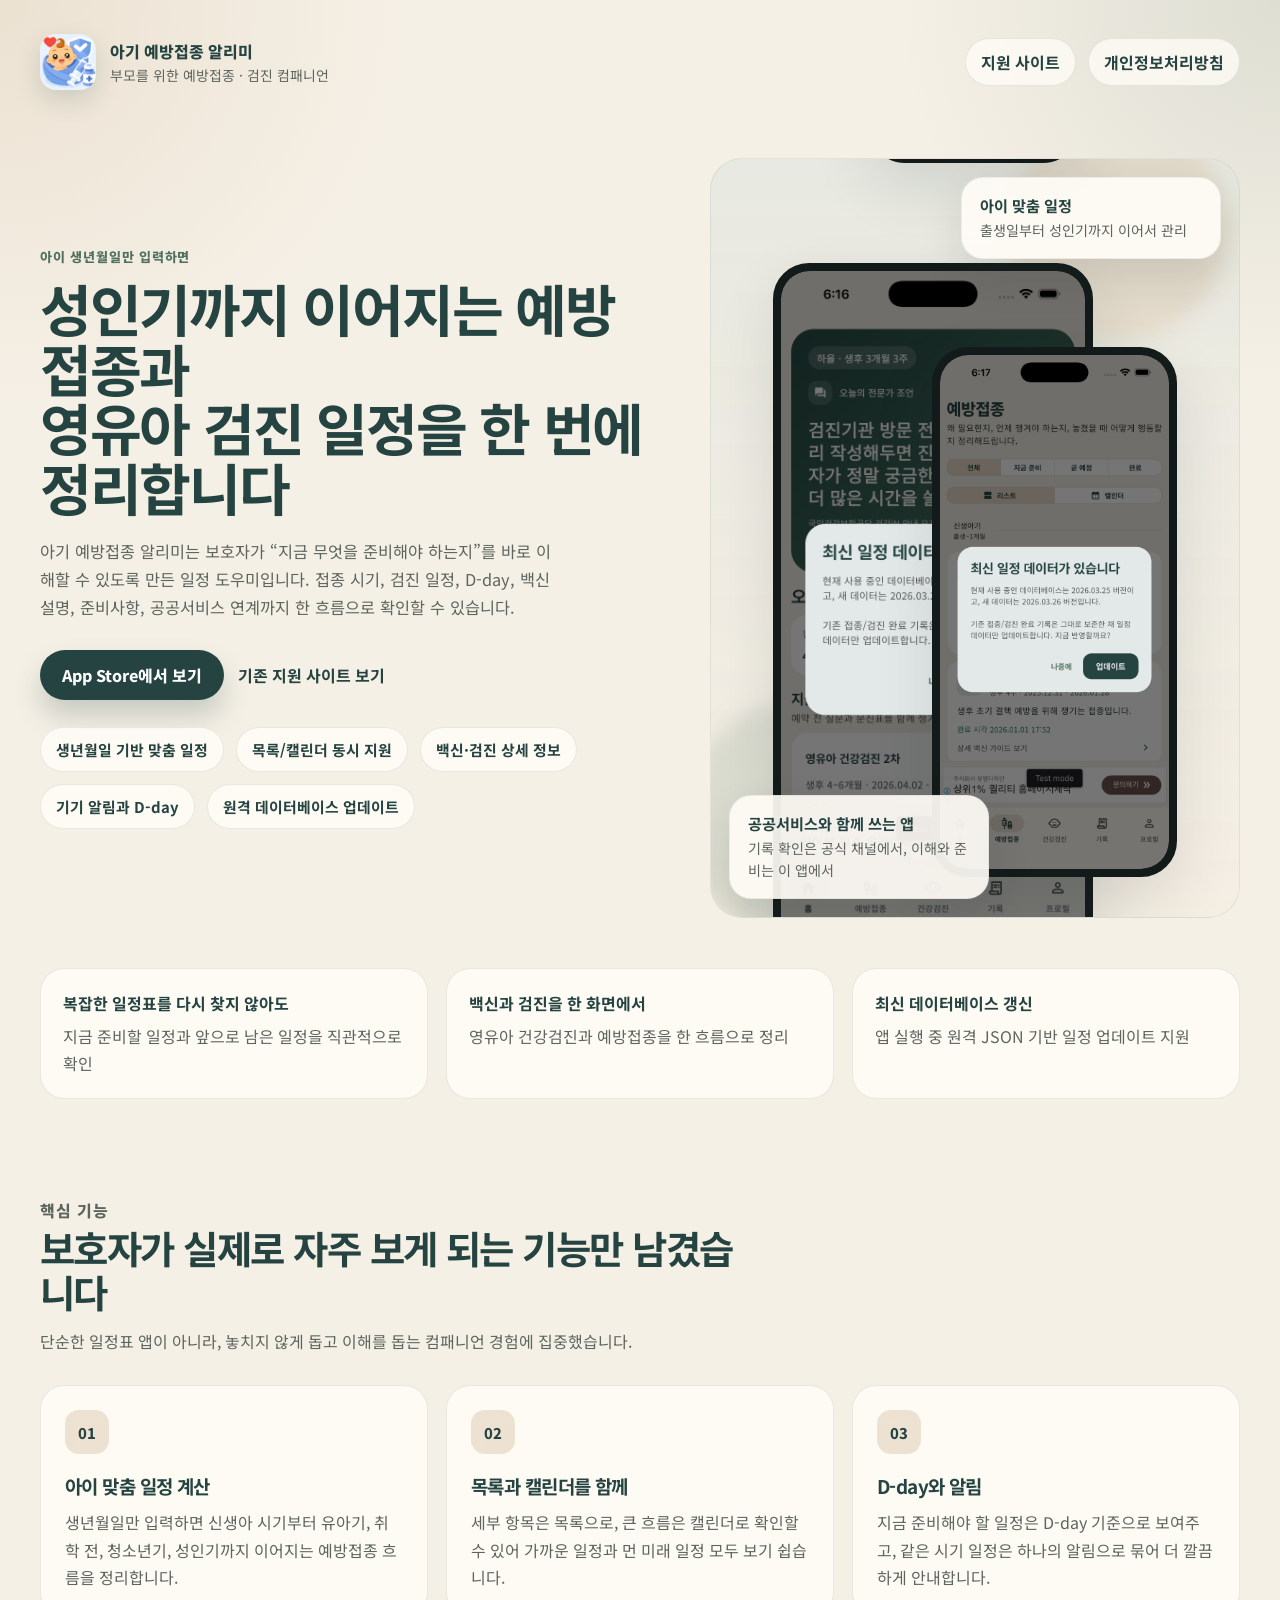
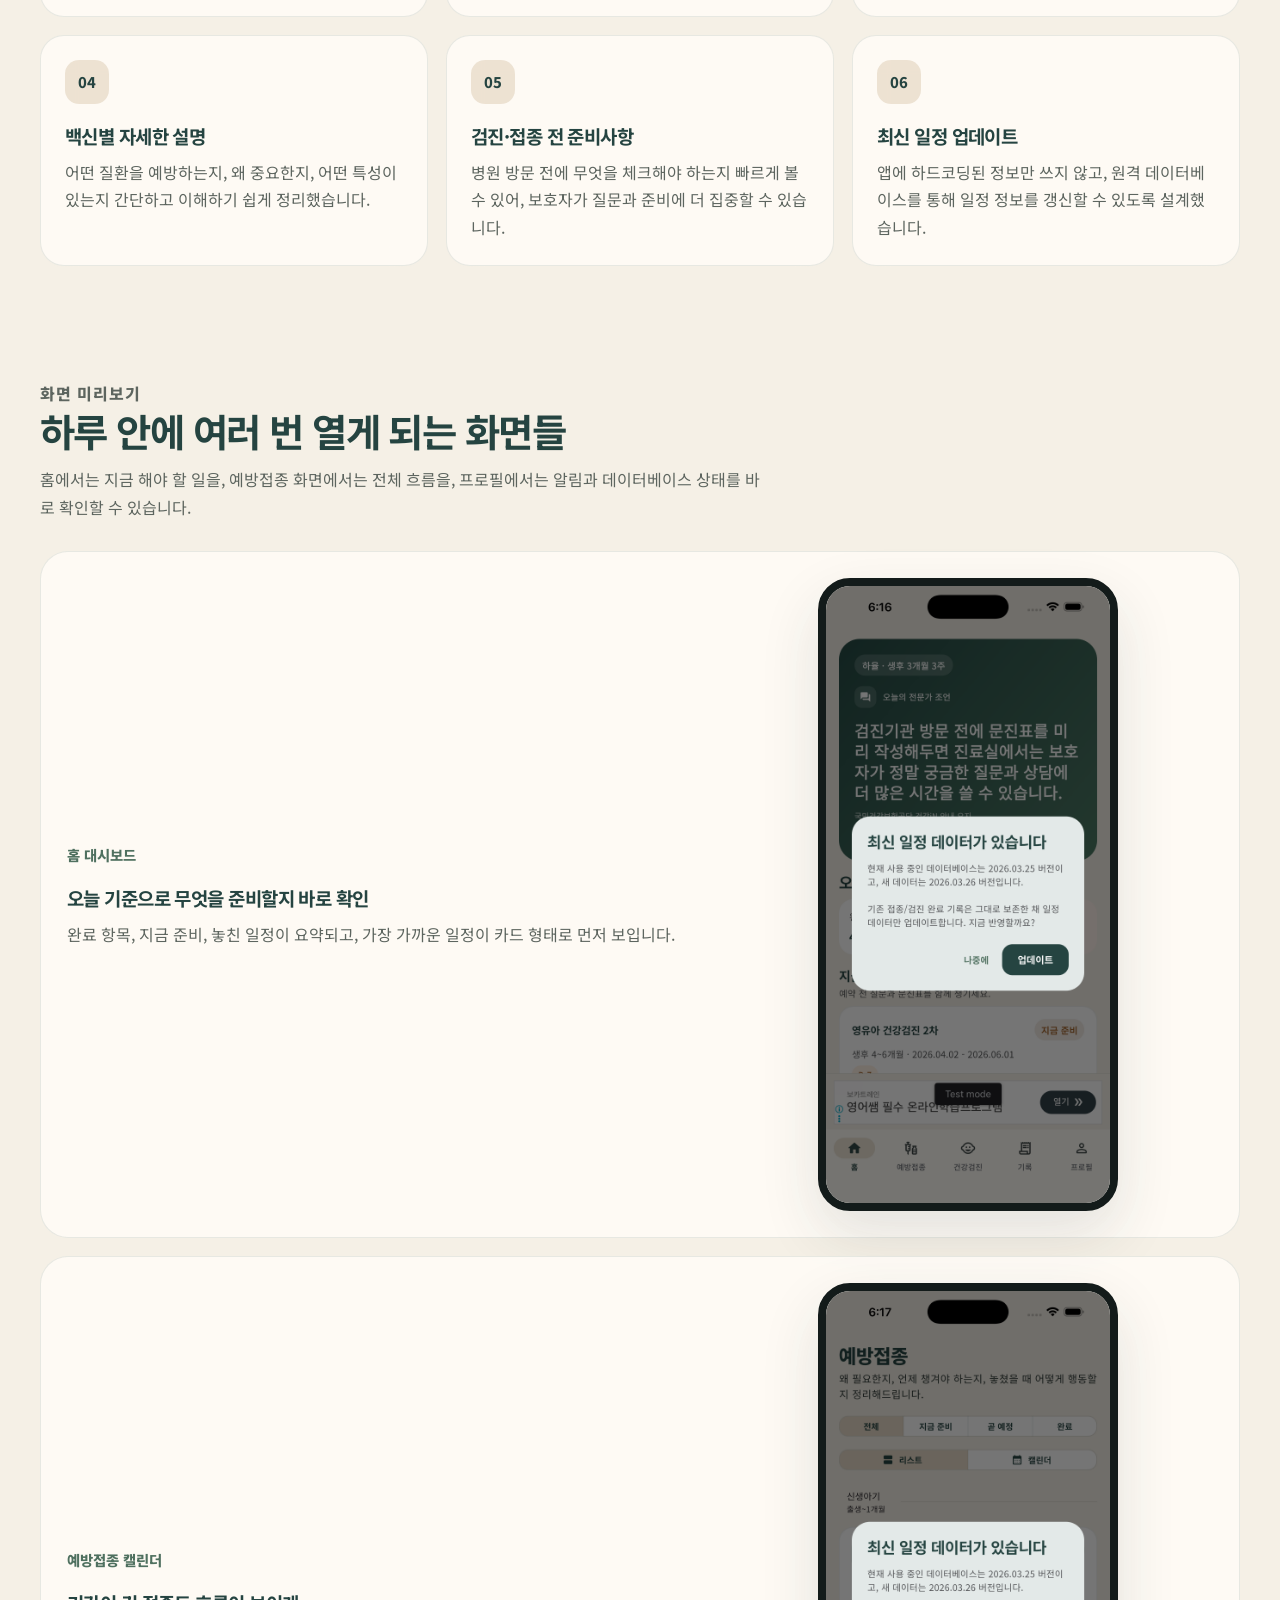
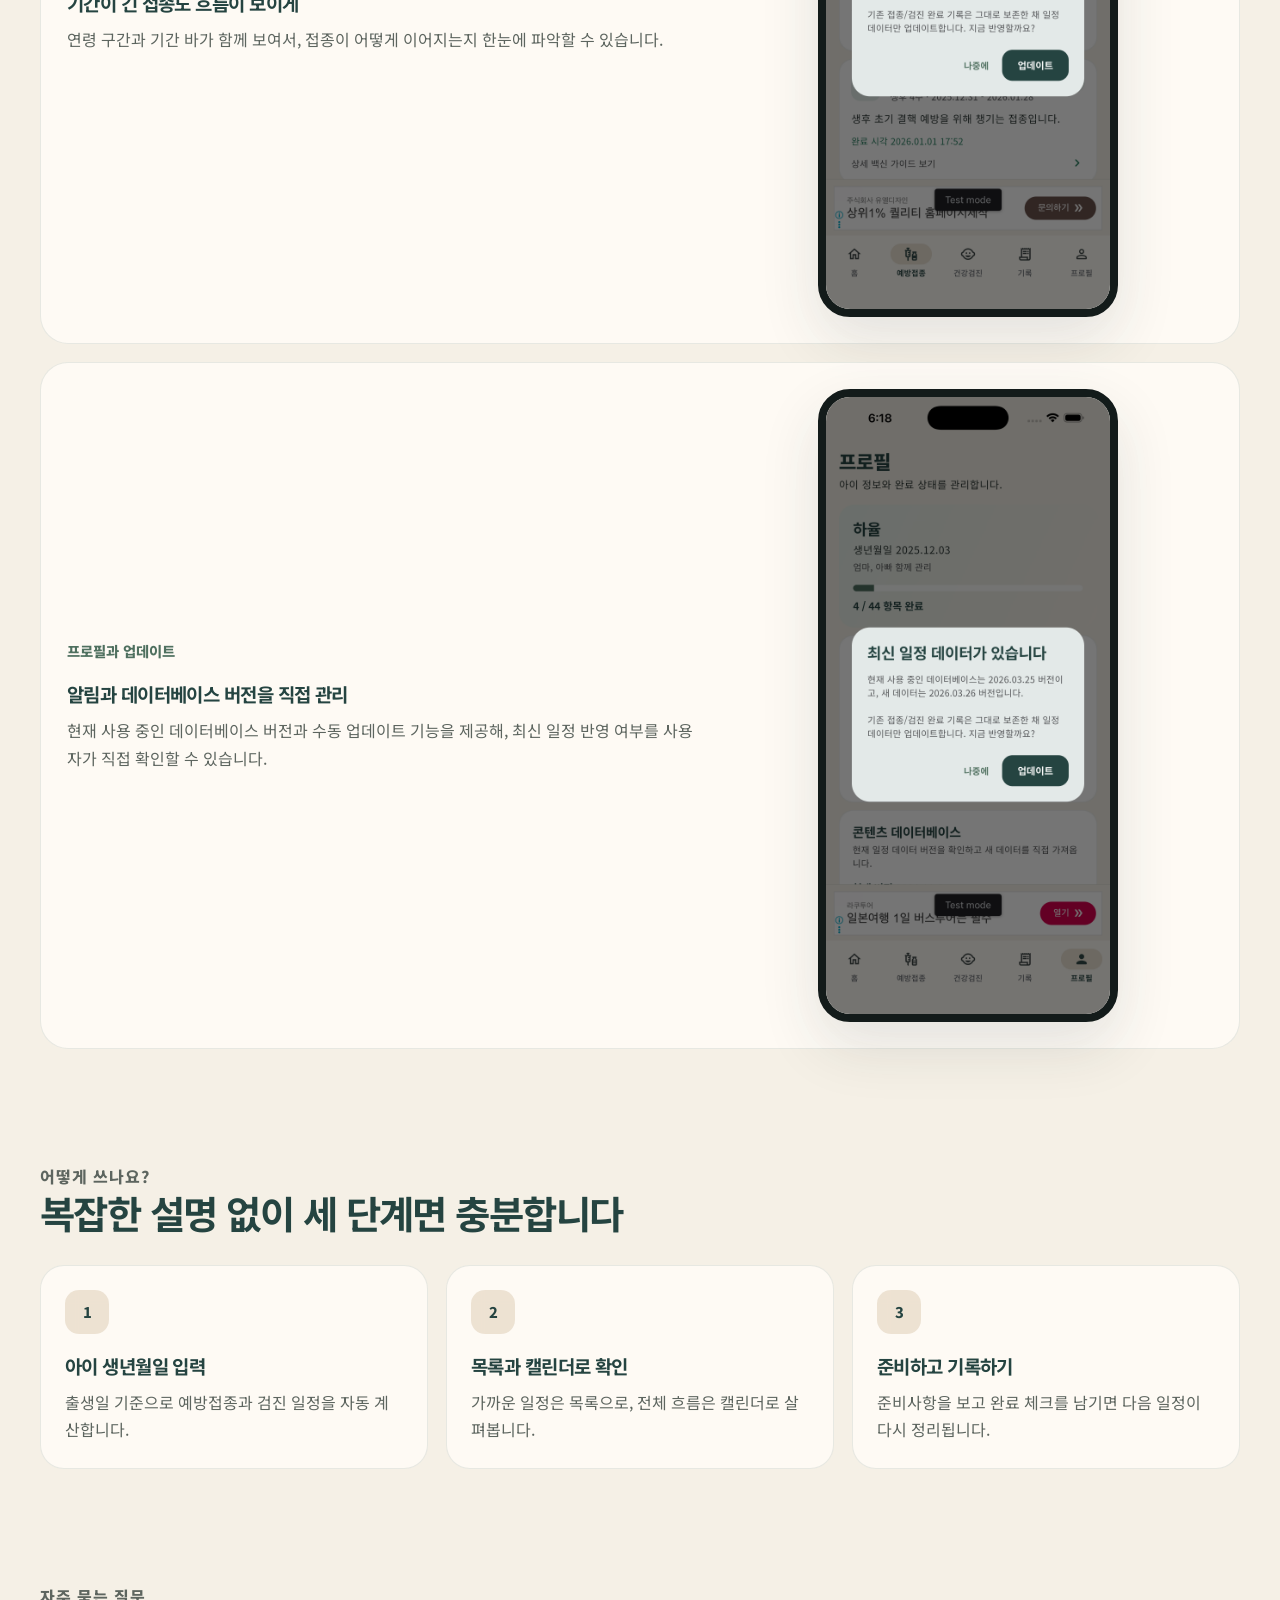
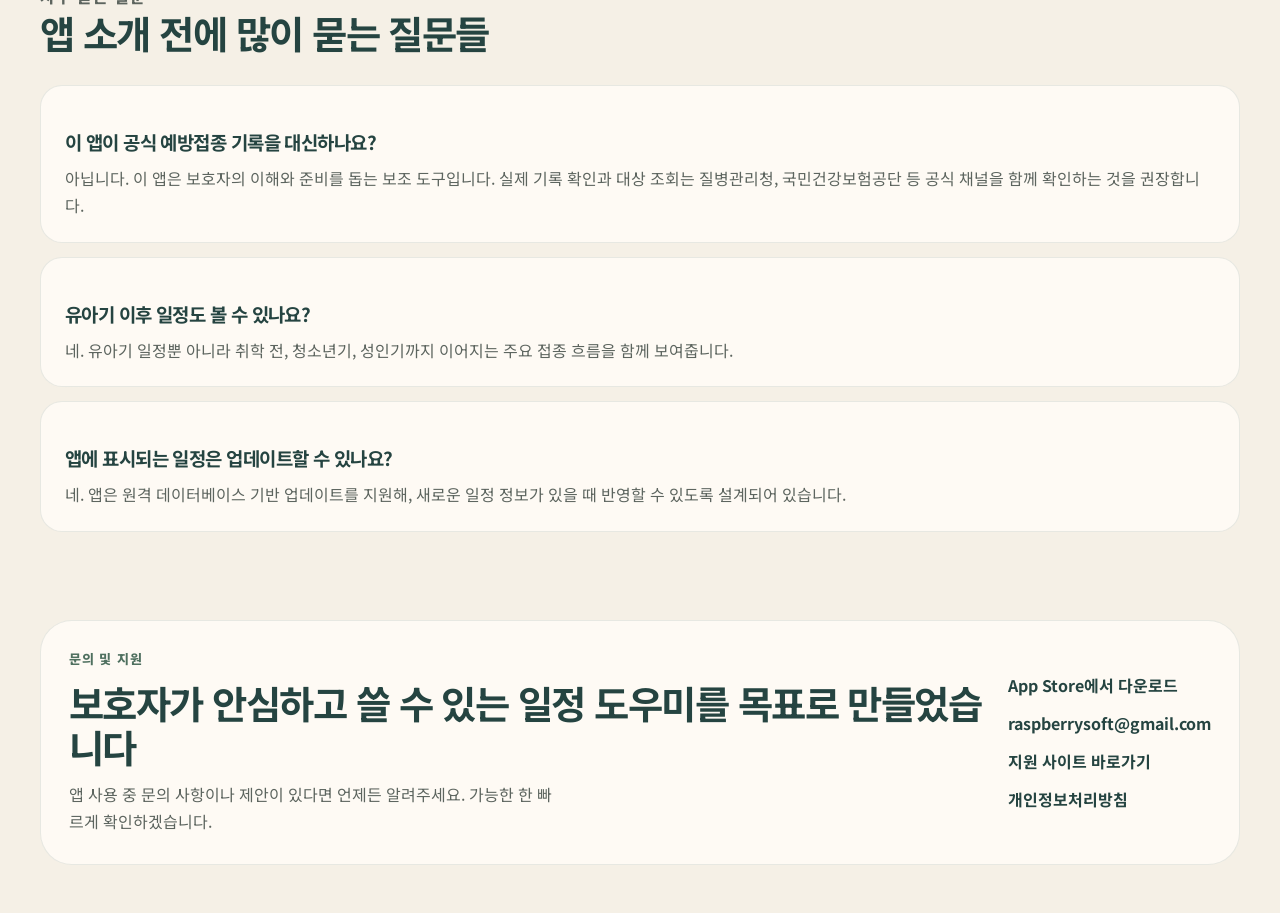
<file: babyvaccine/index.html>
<!DOCTYPE html>
<html lang="ko">
  <head>
    <meta charset="utf-8" />
    <meta name="viewport" content="width=device-width, initial-scale=1" />
    <title>아기 예방접종 알리미</title>
    <meta
      name="description"
      content="아이 생년월일만 입력하면 예방접종과 영유아 검진 일정을 한 번에 정리하고, 백신 정보와 준비사항까지 함께 알려주는 보호자용 일정 앱입니다."
    />
    <meta property="og:title" content="아기 예방접종 알리미" />
    <meta
      property="og:description"
      content="예방접종 일정, 영유아 검진, D-day, 백신 상세 정보와 준비사항까지 한 번에 정리해주는 보호자용 앱"
    />
    <meta property="og:type" content="website" />
    <meta property="og:url" content="https://app.choyoungil.com/babyvaccine/" />
    <meta property="og:image" content="./assets/app-icon.png" />
    <meta name="theme-color" content="#254441" />
    <link rel="canonical" href="https://app.choyoungil.com/babyvaccine/" />
    <link rel="icon" type="image/png" href="./assets/app-icon.png" />
    <link rel="preconnect" href="https://fonts.googleapis.com" />
    <link rel="preconnect" href="https://fonts.gstatic.com" crossorigin />
    <link
      href="https://fonts.googleapis.com/css2?family=Noto+Sans+KR:wght@400;500;700;800&display=swap"
      rel="stylesheet"
    />
    <link rel="stylesheet" href="./styles.css" />
  </head>
  <body>
    <div class="page-shell">
      <header class="site-header">
        <a class="brand" href="#top" aria-label="아기 예방접종 알리미 홈">
          <img src="./assets/app-icon.png" alt="" class="brand-icon" />
          <span class="brand-copy">
            <strong>아기 예방접종 알리미</strong>
            <small>부모를 위한 예방접종 · 검진 컴패니언</small>
          </span>
        </a>

        <nav class="header-links" aria-label="바로가기">
          <a href="https://rsbr.kr/" target="_blank" rel="noreferrer"
            >지원 사이트</a
          >
          <a
            href="https://rsbr.kr/privacy.html"
            target="_blank"
            rel="noreferrer"
            >개인정보처리방침</a
          >
        </nav>
      </header>

      <main id="top">
        <section class="hero">
          <div class="hero-copy">
            <p class="eyebrow">아이 생년월일만 입력하면</p>
            <h1>
              성인기까지 이어지는 예방접종과
              <br />
              영유아 검진 일정을 한 번에 정리합니다
            </h1>
            <p class="hero-description">
              아기 예방접종 알리미는 보호자가 “지금 무엇을 준비해야
              하는지”를 바로 이해할 수 있도록 만든 일정 도우미입니다.
              접종 시기, 검진 일정, D-day, 백신 설명, 준비사항, 공공서비스
              연계까지 한 흐름으로 확인할 수 있습니다.
            </p>

            <div class="hero-actions">
              <a
                class="store-pill store-pill-primary"
                href="https://apps.apple.com/kr/app/%EC%95%84%EA%B8%B0-%EC%98%88%EB%B0%A9%EC%A0%91%EC%A2%85-%EC%95%8C%EB%A6%AC%EB%AF%B8/id6761102015"
                target="_blank"
                rel="noreferrer"
                >App Store에서 보기</a
              >
              <a
                class="secondary-link"
                href="https://rsbr.kr/"
                target="_blank"
                rel="noreferrer"
                >기존 지원 사이트 보기</a
              >
            </div>

            <ul class="hero-chips" aria-label="핵심 포인트">
              <li>생년월일 기반 맞춤 일정</li>
              <li>목록/캘린더 동시 지원</li>
              <li>백신·검진 상세 정보</li>
              <li>기기 알림과 D-day</li>
              <li>원격 데이터베이스 업데이트</li>
            </ul>
          </div>

          <div class="hero-visual" aria-label="앱 화면 미리보기">
            <div class="hero-badge hero-badge-top">
              <strong>아이 맞춤 일정</strong>
              <span>출생일부터 성인기까지 이어서 관리</span>
            </div>

            <div class="phone-stack">
              <figure class="phone-frame phone-primary">
                <img
                  src="./assets/home.png"
                  alt="아기 예방접종 알리미 홈 화면"
                />
              </figure>

              <figure class="phone-frame phone-secondary">
                <img
                  src="./assets/vaccines.png"
                  alt="예방접종 캘린더 화면"
                />
              </figure>

              <figure class="phone-frame phone-tertiary">
                <img
                  src="./assets/profile.png"
                  alt="프로필과 데이터베이스 정보 화면"
                />
              </figure>
            </div>

            <div class="hero-badge hero-badge-bottom">
              <strong>공공서비스와 함께 쓰는 앱</strong>
              <span>기록 확인은 공식 채널에서, 이해와 준비는 이 앱에서</span>
            </div>
          </div>
        </section>

        <section class="trust-strip">
          <article>
            <strong>복잡한 일정표를 다시 찾지 않아도</strong>
            <p>지금 준비할 일정과 앞으로 남은 일정을 직관적으로 확인</p>
          </article>
          <article>
            <strong>백신과 검진을 한 화면에서</strong>
            <p>영유아 건강검진과 예방접종을 한 흐름으로 정리</p>
          </article>
          <article>
            <strong>최신 데이터베이스 갱신</strong>
            <p>앱 실행 중 원격 JSON 기반 일정 업데이트 지원</p>
          </article>
        </section>

        <section class="feature-section" id="features">
          <div class="section-heading">
            <p class="eyebrow">핵심 기능</p>
            <h2>보호자가 실제로 자주 보게 되는 기능만 남겼습니다</h2>
            <p>
              단순한 일정표 앱이 아니라, 놓치지 않게 돕고 이해를 돕는
              컴패니언 경험에 집중했습니다.
            </p>
          </div>

          <div class="feature-grid">
            <article class="feature-card">
              <span class="feature-index">01</span>
              <h3>아이 맞춤 일정 계산</h3>
              <p>
                생년월일만 입력하면 신생아 시기부터 유아기, 취학 전,
                청소년기, 성인기까지 이어지는 예방접종 흐름을 정리합니다.
              </p>
            </article>

            <article class="feature-card">
              <span class="feature-index">02</span>
              <h3>목록과 캘린더를 함께</h3>
              <p>
                세부 항목은 목록으로, 큰 흐름은 캘린더로 확인할 수 있어
                가까운 일정과 먼 미래 일정 모두 보기 쉽습니다.
              </p>
            </article>

            <article class="feature-card">
              <span class="feature-index">03</span>
              <h3>D-day와 알림</h3>
              <p>
                지금 준비해야 할 일정은 D-day 기준으로 보여주고, 같은 시기
                일정은 하나의 알림으로 묶어 더 깔끔하게 안내합니다.
              </p>
            </article>

            <article class="feature-card">
              <span class="feature-index">04</span>
              <h3>백신별 자세한 설명</h3>
              <p>
                어떤 질환을 예방하는지, 왜 중요한지, 어떤 특성이 있는지
                간단하고 이해하기 쉽게 정리했습니다.
              </p>
            </article>

            <article class="feature-card">
              <span class="feature-index">05</span>
              <h3>검진·접종 전 준비사항</h3>
              <p>
                병원 방문 전에 무엇을 체크해야 하는지 빠르게 볼 수 있어,
                보호자가 질문과 준비에 더 집중할 수 있습니다.
              </p>
            </article>

            <article class="feature-card">
              <span class="feature-index">06</span>
              <h3>최신 일정 업데이트</h3>
              <p>
                앱에 하드코딩된 정보만 쓰지 않고, 원격 데이터베이스를 통해
                일정 정보를 갱신할 수 있도록 설계했습니다.
              </p>
            </article>
          </div>
        </section>

        <section class="showcase-section" id="screens">
          <div class="section-heading">
            <p class="eyebrow">화면 미리보기</p>
            <h2>하루 안에 여러 번 열게 되는 화면들</h2>
            <p>
              홈에서는 지금 해야 할 일을, 예방접종 화면에서는 전체 흐름을,
              프로필에서는 알림과 데이터베이스 상태를 바로 확인할 수 있습니다.
            </p>
          </div>

          <div class="showcase-grid">
            <article class="showcase-card">
              <div class="showcase-copy">
                <span>홈 대시보드</span>
                <h3>오늘 기준으로 무엇을 준비할지 바로 확인</h3>
                <p>
                  완료 항목, 지금 준비, 놓친 일정이 요약되고, 가장 가까운
                  일정이 카드 형태로 먼저 보입니다.
                </p>
              </div>
              <figure class="showcase-frame">
                <img src="./assets/home.png" alt="홈 대시보드 화면" />
              </figure>
            </article>

            <article class="showcase-card">
              <div class="showcase-copy">
                <span>예방접종 캘린더</span>
                <h3>기간이 긴 접종도 흐름이 보이게</h3>
                <p>
                  연령 구간과 기간 바가 함께 보여서, 접종이 어떻게 이어지는지
                  한눈에 파악할 수 있습니다.
                </p>
              </div>
              <figure class="showcase-frame">
                <img src="./assets/vaccines.png" alt="예방접종 캘린더 화면" />
              </figure>
            </article>

            <article class="showcase-card">
              <div class="showcase-copy">
                <span>프로필과 업데이트</span>
                <h3>알림과 데이터베이스 버전을 직접 관리</h3>
                <p>
                  현재 사용 중인 데이터베이스 버전과 수동 업데이트 기능을
                  제공해, 최신 일정 반영 여부를 사용자가 직접 확인할 수
                  있습니다.
                </p>
              </div>
              <figure class="showcase-frame">
                <img src="./assets/profile.png" alt="프로필 화면" />
              </figure>
            </article>
          </div>
        </section>

        <section class="steps-section">
          <div class="section-heading">
            <p class="eyebrow">어떻게 쓰나요?</p>
            <h2>복잡한 설명 없이 세 단계면 충분합니다</h2>
          </div>

          <div class="steps-grid">
            <article class="step-card">
              <span>1</span>
              <h3>아이 생년월일 입력</h3>
              <p>출생일 기준으로 예방접종과 검진 일정을 자동 계산합니다.</p>
            </article>

            <article class="step-card">
              <span>2</span>
              <h3>목록과 캘린더로 확인</h3>
              <p>가까운 일정은 목록으로, 전체 흐름은 캘린더로 살펴봅니다.</p>
            </article>

            <article class="step-card">
              <span>3</span>
              <h3>준비하고 기록하기</h3>
              <p>
                준비사항을 보고 완료 체크를 남기면 다음 일정이 다시 정리됩니다.
              </p>
            </article>
          </div>
        </section>

        <section class="faq-section">
          <div class="section-heading">
            <p class="eyebrow">자주 묻는 질문</p>
            <h2>앱 소개 전에 많이 묻는 질문들</h2>
          </div>

          <div class="faq-list">
            <article>
              <h3>이 앱이 공식 예방접종 기록을 대신하나요?</h3>
              <p>
                아닙니다. 이 앱은 보호자의 이해와 준비를 돕는 보조 도구입니다.
                실제 기록 확인과 대상 조회는 질병관리청, 국민건강보험공단 등
                공식 채널을 함께 확인하는 것을 권장합니다.
              </p>
            </article>

            <article>
              <h3>유아기 이후 일정도 볼 수 있나요?</h3>
              <p>
                네. 유아기 일정뿐 아니라 취학 전, 청소년기, 성인기까지 이어지는
                주요 접종 흐름을 함께 보여줍니다.
              </p>
            </article>

            <article>
              <h3>앱에 표시되는 일정은 업데이트할 수 있나요?</h3>
              <p>
                네. 앱은 원격 데이터베이스 기반 업데이트를 지원해, 새로운 일정
                정보가 있을 때 반영할 수 있도록 설계되어 있습니다.
              </p>
            </article>
          </div>
        </section>
      </main>

      <footer class="site-footer">
        <div>
          <p class="eyebrow">문의 및 지원</p>
          <h2>보호자가 안심하고 쓸 수 있는 일정 도우미를 목표로 만들었습니다</h2>
          <p class="footer-copy">
            앱 사용 중 문의 사항이나 제안이 있다면 언제든 알려주세요. 가능한 한
            빠르게 확인하겠습니다.
          </p>
        </div>

        <div class="footer-actions">
          <a
            href="https://apps.apple.com/kr/app/%EC%95%84%EA%B8%B0-%EC%98%88%EB%B0%A9%EC%A0%91%EC%A2%85-%EC%95%8C%EB%A6%AC%EB%AF%B8/id6761102015"
            target="_blank"
            rel="noreferrer"
            >App Store에서 다운로드</a
          >
          <a href="mailto:raspberrysoft@gmail.com">raspberrysoft@gmail.com</a>
          <a href="https://rsbr.kr/" target="_blank" rel="noreferrer"
            >지원 사이트 바로가기</a
          >
          <a
            href="https://rsbr.kr/privacy.html"
            target="_blank"
            rel="noreferrer"
            >개인정보처리방침</a
          >
        </div>
      </footer>
    </div>
  </body>
</html>
</file>
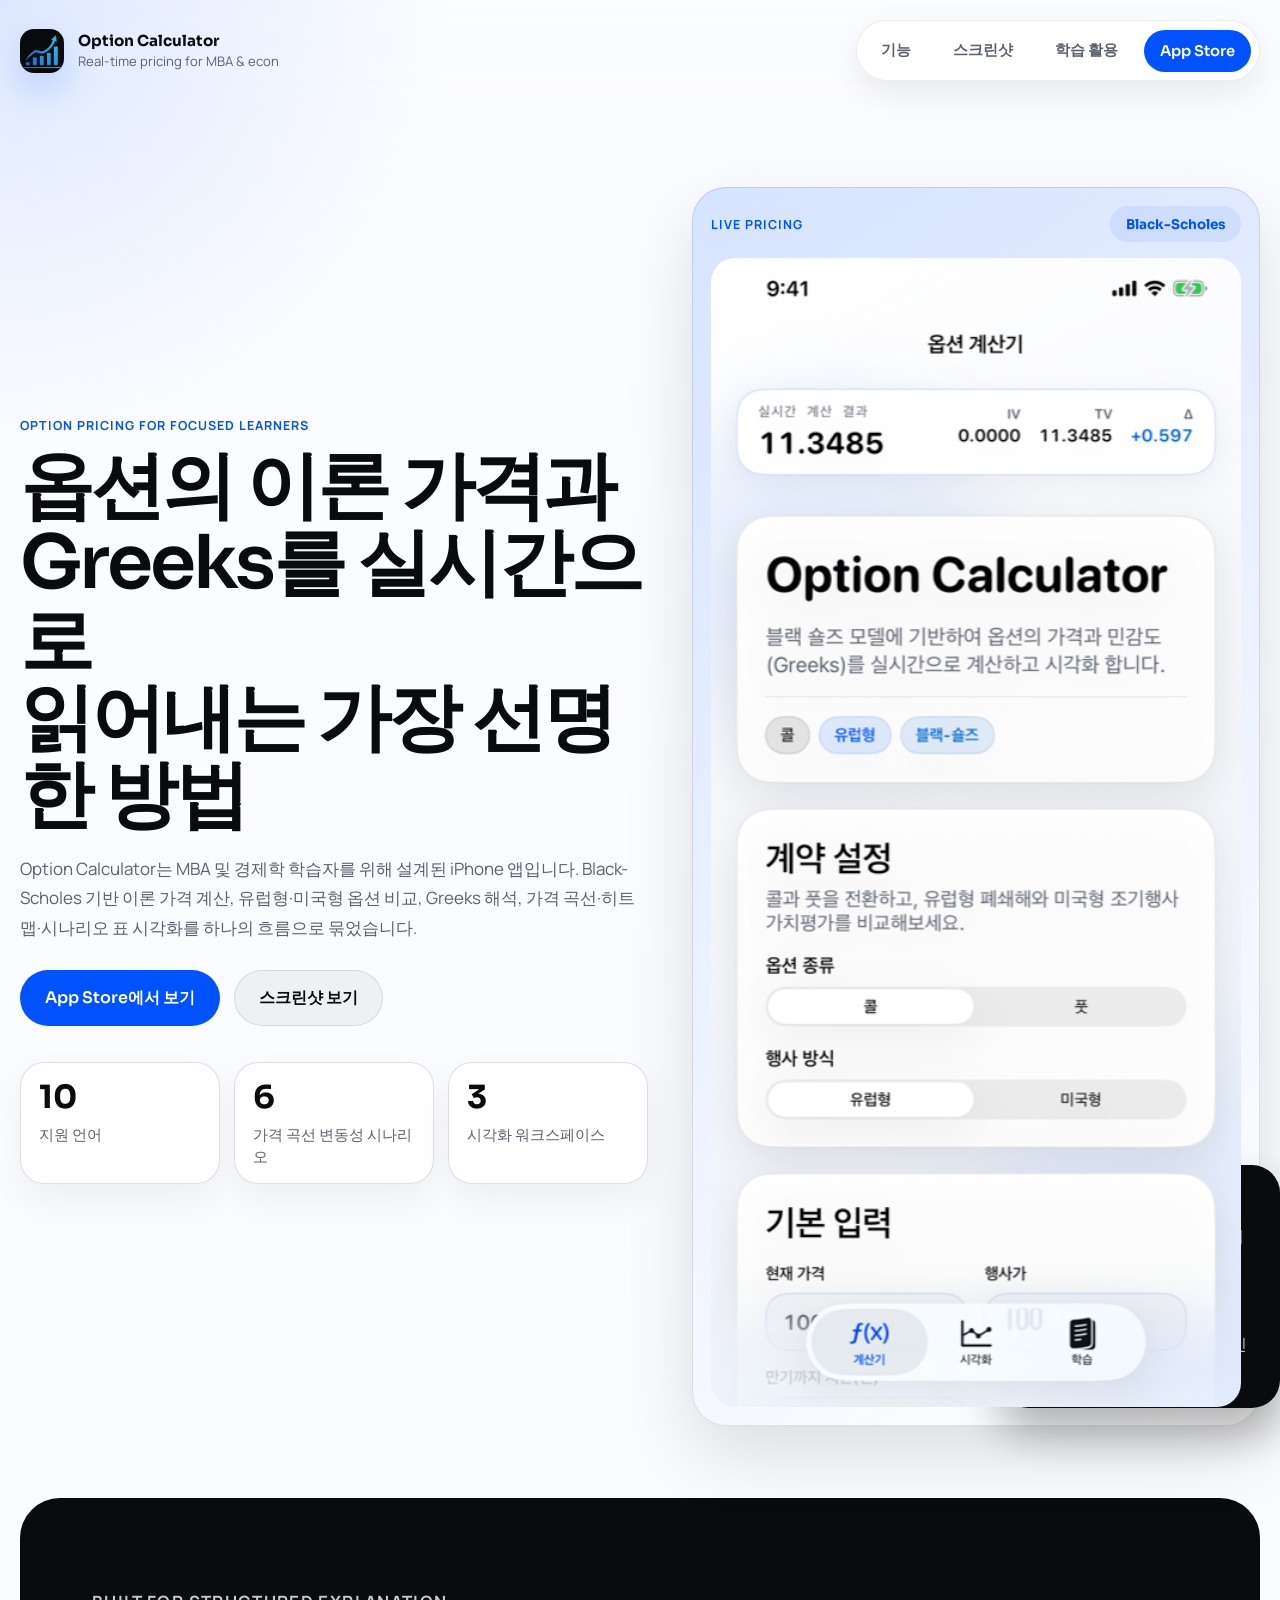
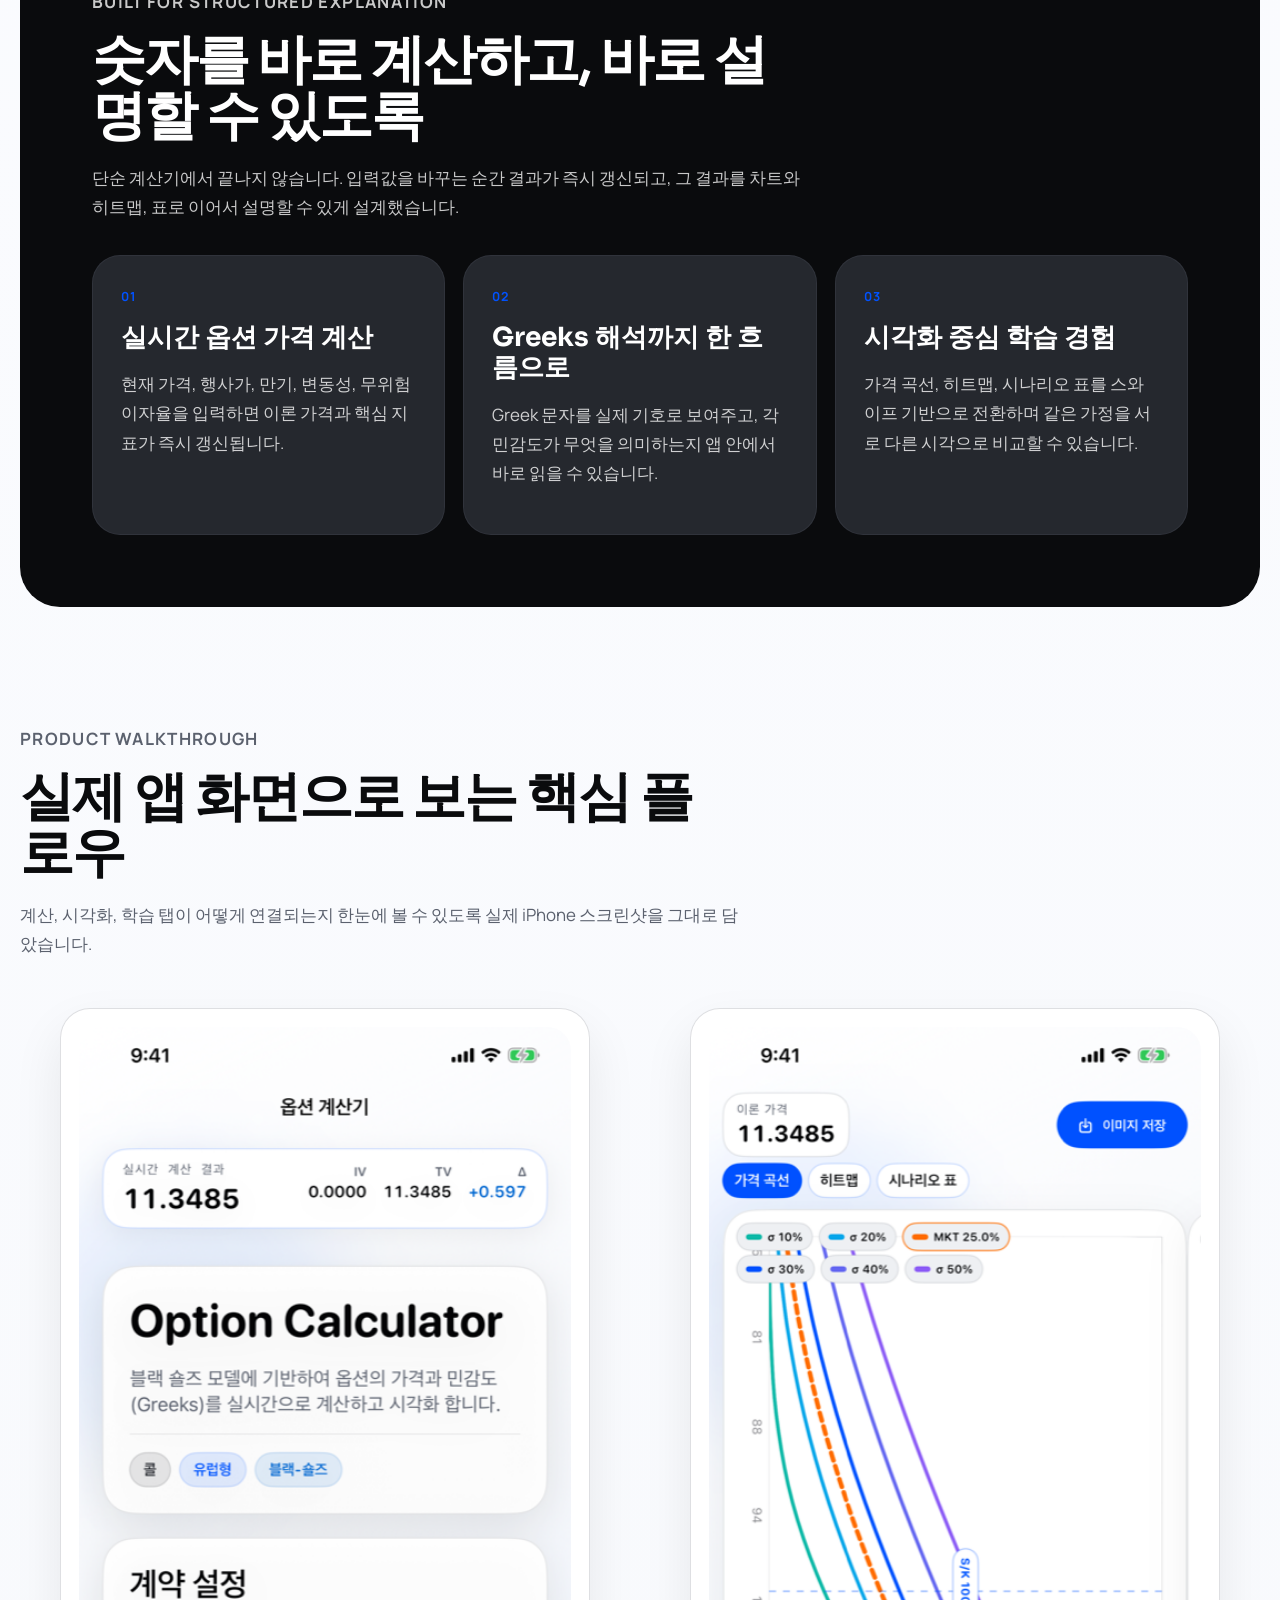
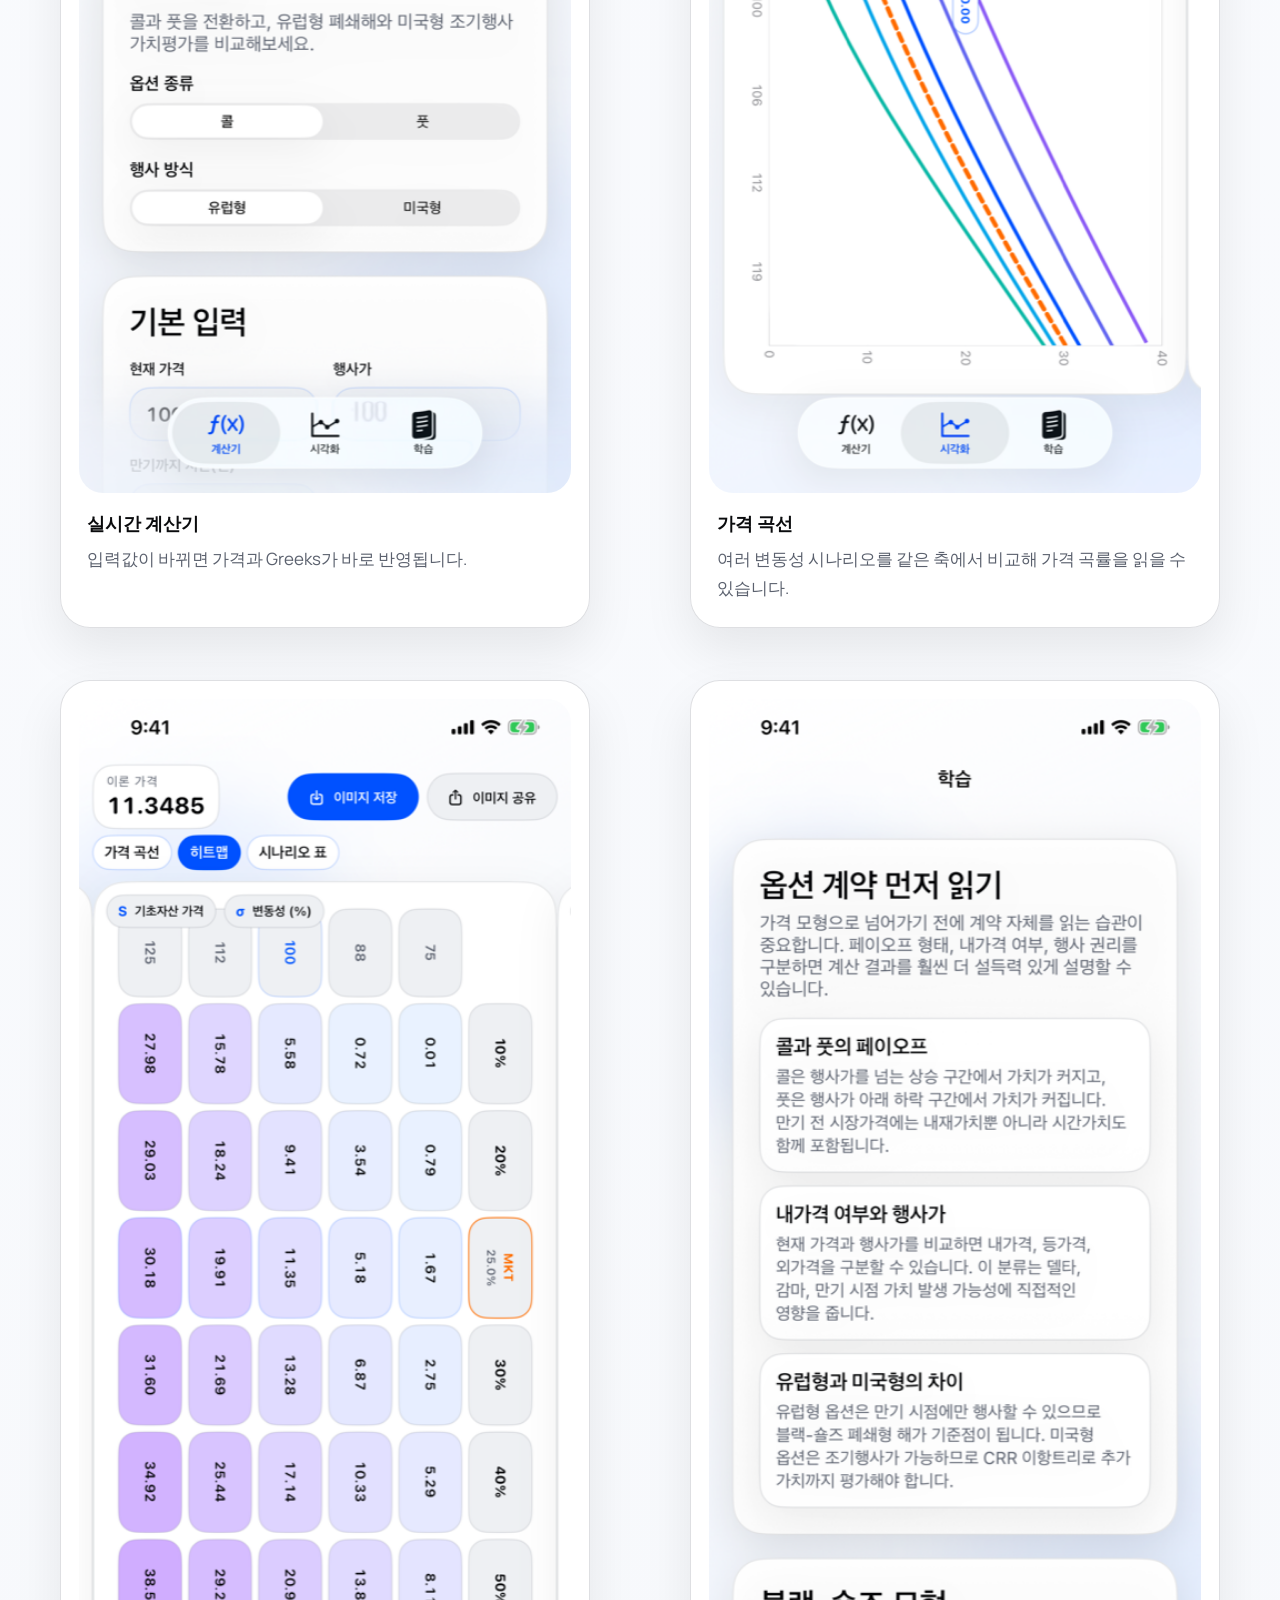
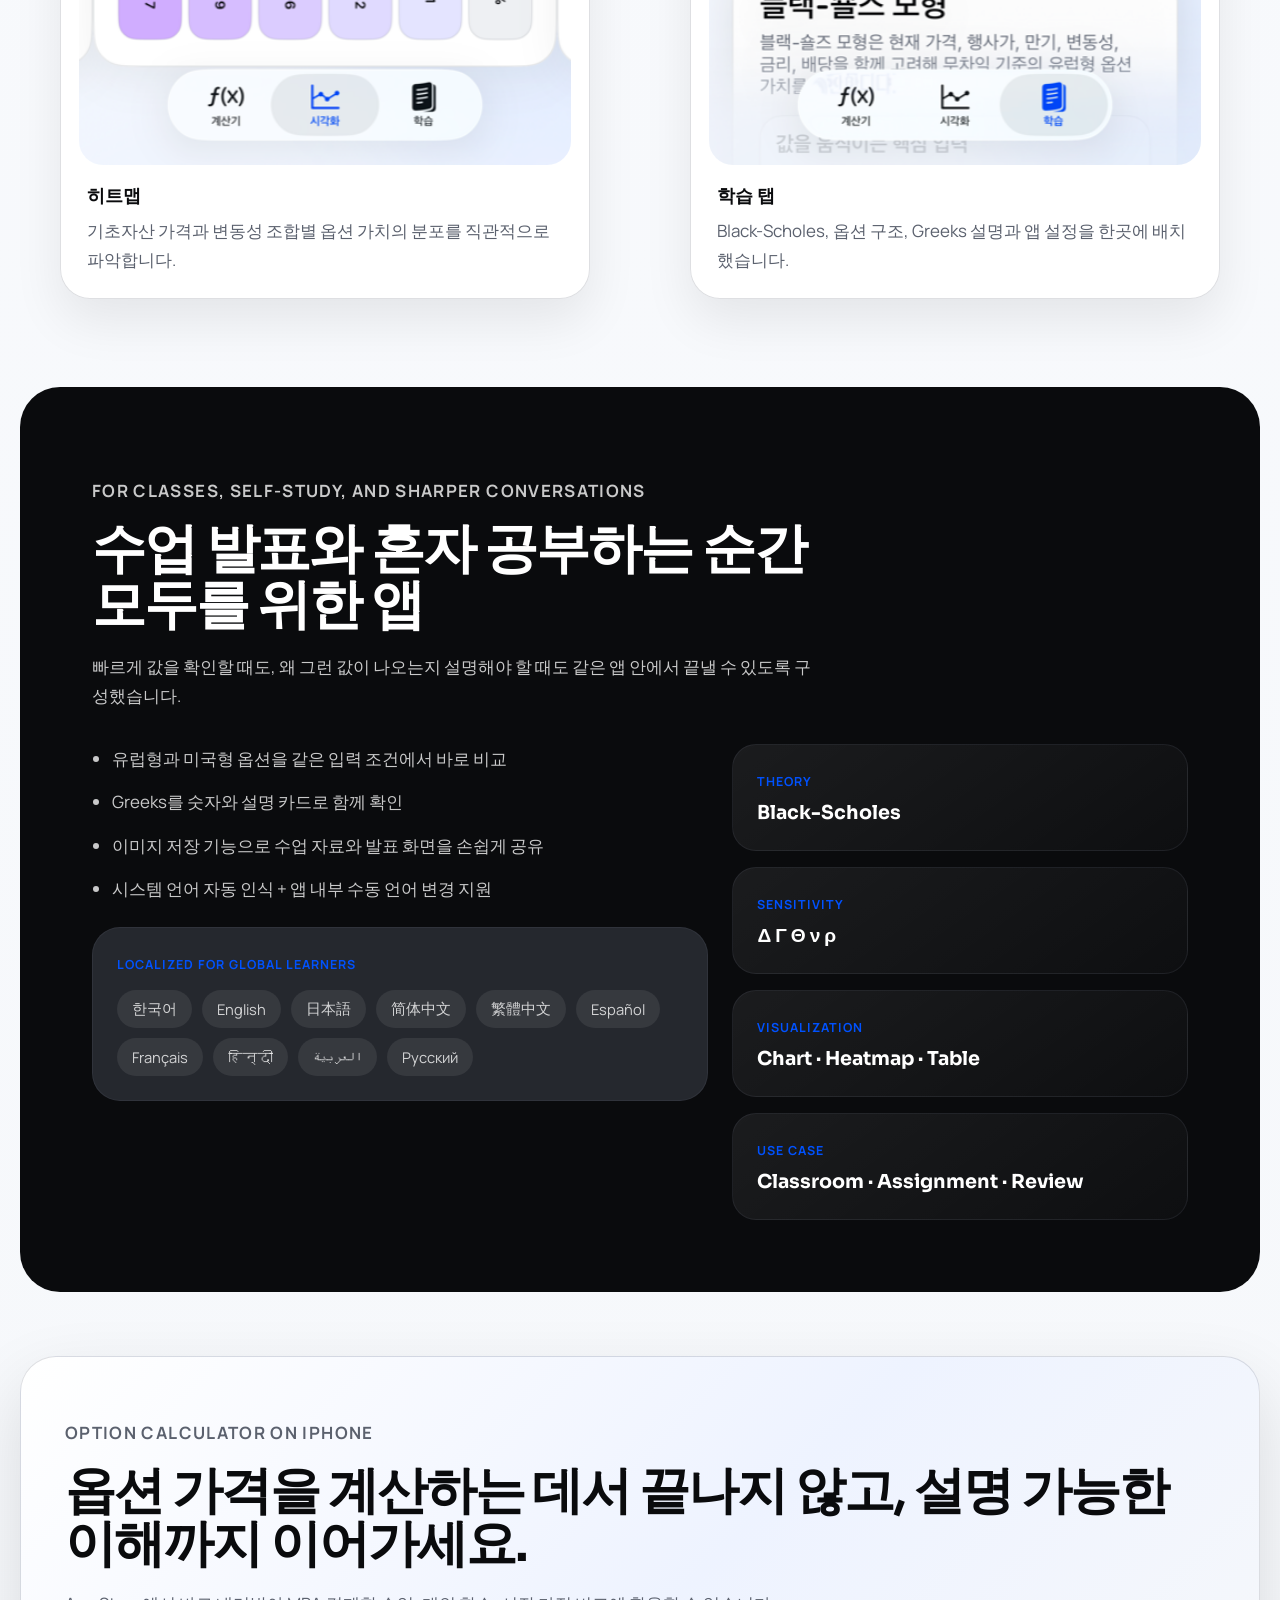
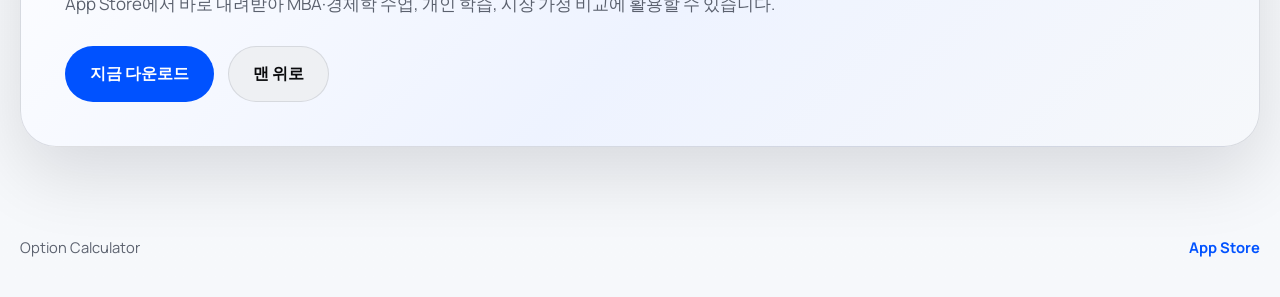
<file: optionscalc/index.html>
<!DOCTYPE html>
<html lang="ko">
<head>
  <meta charset="utf-8">
  <meta name="viewport" content="width=device-width, initial-scale=1">
  <title>Option Calculator | 옵션 가격과 Greeks를 실시간으로 시각화하는 iPhone 앱</title>
  <meta name="description" content="MBA 및 경제학 학습자를 위한 iPhone 옵션 가격 계산기. Black-Scholes 기반 실시간 가격 계산, Greeks, 가격 곡선, 히트맵, 시나리오 표를 한 곳에서 제공합니다.">
  <meta name="theme-color" content="#0052ff">
  <meta property="og:type" content="website">
  <meta property="og:title" content="Option Calculator">
  <meta property="og:description" content="블랙-숄즈 기반 실시간 옵션 가격 계산, Greeks, 히트맵, 시나리오 분석을 하나의 iPhone 앱에서.">
  <meta property="og:url" content="https://app.choyoungil.com/optionscalc/">
  <meta property="og:image" content="https://app.choyoungil.com/optionscalc/assets/screen-calculator.png">
  <meta name="twitter:card" content="summary_large_image">
  <meta name="twitter:title" content="Option Calculator">
  <meta name="twitter:description" content="실시간 옵션 가격 계산과 Greeks 시각화를 위한 학습용 iPhone 앱">
  <meta name="twitter:image" content="https://app.choyoungil.com/optionscalc/assets/screen-calculator.png">
  <link rel="canonical" href="https://app.choyoungil.com/optionscalc/">
  <link rel="icon" type="image/png" href="./assets/app-icon.png">
  <link rel="preconnect" href="https://fonts.googleapis.com">
  <link rel="preconnect" href="https://fonts.gstatic.com" crossorigin>
  <link href="https://fonts.googleapis.com/css2?family=Manrope:wght@400;500;600;700;800&family=Sora:wght@400;600;700;800&display=swap" rel="stylesheet">
  <link rel="stylesheet" href="./styles.css">
</head>
<body>
  <div class="page-shell">
    <header class="site-header">
      <a class="brand" href="#top" aria-label="Option Calculator 홈">
        <img src="./assets/app-icon.png" alt="" width="44" height="44">
        <span class="brand-copy">
          <strong>Option Calculator</strong>
          <span>Real-time pricing for MBA &amp; econ</span>
        </span>
      </a>

      <nav class="site-nav" aria-label="섹션 이동">
        <a href="#features">기능</a>
        <a href="#screens">스크린샷</a>
        <a href="#audience">학습 활용</a>
        <a class="nav-cta" href="https://apps.apple.com/kr/app/id6762327749" target="_blank" rel="noreferrer">App Store</a>
      </nav>
    </header>

    <main id="top">
      <section class="hero section-light">
        <div class="hero-copy">
          <p class="eyebrow reveal">Option pricing for focused learners</p>
          <h1 class="reveal delay-1">
            옵션의 이론 가격과<br>
            Greeks를 실시간으로<br>
            읽어내는 가장 선명한 방법
          </h1>
          <p class="hero-body reveal delay-2">
            Option Calculator는 MBA 및 경제학 학습자를 위해 설계된 iPhone 앱입니다.
            Black-Scholes 기반 이론 가격 계산, 유럽형·미국형 옵션 비교, Greeks 해석,
            가격 곡선·히트맵·시나리오 표 시각화를 하나의 흐름으로 묶었습니다.
          </p>

          <div class="hero-actions reveal delay-3">
            <a class="button button-primary" href="https://apps.apple.com/kr/app/id6762327749" target="_blank" rel="noreferrer">App Store에서 보기</a>
            <a class="button button-secondary" href="#screens">스크린샷 보기</a>
          </div>

          <dl class="hero-stats reveal delay-4">
            <div>
              <dt>10</dt>
              <dd>지원 언어</dd>
            </div>
            <div>
              <dt>6</dt>
              <dd>가격 곡선 변동성 시나리오</dd>
            </div>
            <div>
              <dt>3</dt>
              <dd>시각화 워크스페이스</dd>
            </div>
          </dl>
        </div>

        <div class="hero-visual reveal delay-2">
          <div class="hero-card">
            <div class="hero-card-top">
              <span class="mini-label">Live pricing</span>
              <span class="mini-pill">Black-Scholes</span>
            </div>
            <img src="./assets/screen-calculator.png" alt="Option Calculator 계산기 화면 스크린샷">
          </div>

          <aside class="hero-side-card">
            <span class="mini-label">What you can explain</span>
            <ul>
              <li>유럽형과 미국형 옵션 가치 비교</li>
              <li>Delta, Gamma, Theta, Vega, Rho 해석</li>
              <li>시장 가정 변화에 따른 가격 민감도</li>
            </ul>
          </aside>
        </div>
      </section>

      <section id="features" class="feature-band section-dark">
        <div class="section-heading reveal">
          <p class="eyebrow">Built for structured explanation</p>
          <h2>숫자를 바로 계산하고, 바로 설명할 수 있도록</h2>
          <p>
            단순 계산기에서 끝나지 않습니다. 입력값을 바꾸는 순간 결과가 즉시 갱신되고,
            그 결과를 차트와 히트맵, 표로 이어서 설명할 수 있게 설계했습니다.
          </p>
        </div>

        <div class="feature-grid">
          <article class="feature-card reveal delay-1">
            <span class="card-index">01</span>
            <h3>실시간 옵션 가격 계산</h3>
            <p>현재 가격, 행사가, 만기, 변동성, 무위험이자율을 입력하면 이론 가격과 핵심 지표가 즉시 갱신됩니다.</p>
          </article>

          <article class="feature-card reveal delay-2">
            <span class="card-index">02</span>
            <h3>Greeks 해석까지 한 흐름으로</h3>
            <p>Greek 문자를 실제 기호로 보여주고, 각 민감도가 무엇을 의미하는지 앱 안에서 바로 읽을 수 있습니다.</p>
          </article>

          <article class="feature-card reveal delay-3">
            <span class="card-index">03</span>
            <h3>시각화 중심 학습 경험</h3>
            <p>가격 곡선, 히트맵, 시나리오 표를 스와이프 기반으로 전환하며 같은 가정을 서로 다른 시각으로 비교할 수 있습니다.</p>
          </article>
        </div>
      </section>

      <section id="screens" class="screens section-light">
        <div class="section-heading reveal">
          <p class="eyebrow">Product walkthrough</p>
          <h2>실제 앱 화면으로 보는 핵심 플로우</h2>
          <p>계산, 시각화, 학습 탭이 어떻게 연결되는지 한눈에 볼 수 있도록 실제 iPhone 스크린샷을 그대로 담았습니다.</p>
        </div>

        <div class="screen-grid">
          <figure class="screen-card reveal">
            <img src="./assets/screen-calculator.png" alt="실시간 옵션 가격 계산 화면">
            <figcaption>
              <strong>실시간 계산기</strong>
              <span>입력값이 바뀌면 가격과 Greeks가 바로 반영됩니다.</span>
            </figcaption>
          </figure>

          <figure class="screen-card reveal delay-1">
            <img src="./assets/screen-chart.png" alt="가격 곡선 시각화 화면">
            <figcaption>
              <strong>가격 곡선</strong>
              <span>여러 변동성 시나리오를 같은 축에서 비교해 가격 곡률을 읽을 수 있습니다.</span>
            </figcaption>
          </figure>

          <figure class="screen-card reveal delay-2">
            <img src="./assets/screen-heatmap.png" alt="히트맵 시각화 화면">
            <figcaption>
              <strong>히트맵</strong>
              <span>기초자산 가격과 변동성 조합별 옵션 가치의 분포를 직관적으로 파악합니다.</span>
            </figcaption>
          </figure>

          <figure class="screen-card reveal delay-3">
            <img src="./assets/screen-learn.png" alt="학습 탭 화면">
            <figcaption>
              <strong>학습 탭</strong>
              <span>Black-Scholes, 옵션 구조, Greeks 설명과 앱 설정을 한곳에 배치했습니다.</span>
            </figcaption>
          </figure>
        </div>
      </section>

      <section id="audience" class="audience section-dark">
        <div class="section-heading reveal">
          <p class="eyebrow">For classes, self-study, and sharper conversations</p>
          <h2>수업 발표와 혼자 공부하는 순간 모두를 위한 앱</h2>
          <p>
            빠르게 값을 확인할 때도, 왜 그런 값이 나오는지 설명해야 할 때도 같은 앱 안에서 끝낼 수 있도록 구성했습니다.
          </p>
        </div>

        <div class="audience-layout">
          <div class="audience-copy reveal delay-1">
            <ul class="bullet-list">
              <li>유럽형과 미국형 옵션을 같은 입력 조건에서 바로 비교</li>
              <li>Greeks를 숫자와 설명 카드로 함께 확인</li>
              <li>이미지 저장 기능으로 수업 자료와 발표 화면을 손쉽게 공유</li>
              <li>시스템 언어 자동 인식 + 앱 내부 수동 언어 변경 지원</li>
            </ul>

            <div class="language-panel">
              <span class="mini-label">Localized for global learners</span>
              <div class="language-chips">
                <span>한국어</span>
                <span>English</span>
                <span>日本語</span>
                <span>简体中文</span>
                <span>繁體中文</span>
                <span>Español</span>
                <span>Français</span>
                <span>हिन्दी</span>
                <span>العربية</span>
                <span>Русский</span>
              </div>
            </div>
          </div>

          <div class="audience-matrix reveal delay-2" aria-hidden="true">
            <div class="matrix-card">
              <span class="matrix-label">Theory</span>
              <strong>Black-Scholes</strong>
            </div>
            <div class="matrix-card">
              <span class="matrix-label">Sensitivity</span>
              <strong>Δ Γ Θ ν ρ</strong>
            </div>
            <div class="matrix-card">
              <span class="matrix-label">Visualization</span>
              <strong>Chart · Heatmap · Table</strong>
            </div>
            <div class="matrix-card">
              <span class="matrix-label">Use case</span>
              <strong>Classroom · Assignment · Review</strong>
            </div>
          </div>
        </div>
      </section>

      <section class="cta section-light">
        <div class="cta-panel reveal">
          <p class="eyebrow">Option Calculator on iPhone</p>
          <h2>옵션 가격을 계산하는 데서 끝나지 않고, 설명 가능한 이해까지 이어가세요.</h2>
          <p>
            App Store에서 바로 내려받아 MBA·경제학 수업, 개인 학습, 시장 가정 비교에 활용할 수 있습니다.
          </p>
          <div class="hero-actions">
            <a class="button button-primary" href="https://apps.apple.com/kr/app/id6762327749" target="_blank" rel="noreferrer">지금 다운로드</a>
            <a class="button button-secondary" href="#top">맨 위로</a>
          </div>
        </div>
      </section>
    </main>

    <footer class="site-footer">
      <span>Option Calculator</span>
      <a href="https://apps.apple.com/kr/app/id6762327749" target="_blank" rel="noreferrer">App Store</a>
    </footer>
  </div>
</body>
</html>
</file>
<file: babyvaccine/styles.css>
:root {
  --base: #f5f0e6;
  --surface: #fffcf7;
  --soft-surface: #f7f1e7;
  --line: rgba(37, 68, 65, 0.1);
  --forest: #254441;
  --ink: #24302e;
  --moss: #4f705f;
  --sand: #d7c2a5;
  --clay: #b65f44;
  --muted: #5d655f;
  --shadow: 0 24px 60px rgba(36, 48, 46, 0.12);
  --radius-xl: 32px;
  --radius-lg: 24px;
  --radius-md: 18px;
}

* {
  box-sizing: border-box;
}

html {
  scroll-behavior: smooth;
}

body {
  margin: 0;
  font-family: "Noto Sans KR", sans-serif;
  color: var(--ink);
  background:
    radial-gradient(circle at top left, rgba(215, 194, 165, 0.32), transparent 26rem),
    radial-gradient(circle at top right, rgba(79, 112, 95, 0.14), transparent 24rem),
    var(--base);
}

img {
  display: block;
  max-width: 100%;
}

a {
  color: inherit;
  text-decoration: none;
}

.page-shell {
  width: min(1200px, calc(100% - 32px));
  margin: 0 auto;
  padding: 24px 0 48px;
}

.site-header,
.hero,
.trust-strip,
.feature-section,
.showcase-section,
.steps-section,
.faq-section,
.site-footer {
  position: relative;
}

.site-header {
  display: flex;
  align-items: center;
  justify-content: space-between;
  gap: 24px;
  padding: 10px 0 28px;
}

.brand {
  display: inline-flex;
  align-items: center;
  gap: 14px;
}

.brand-icon {
  width: 56px;
  height: 56px;
  border-radius: 16px;
  box-shadow: 0 10px 24px rgba(37, 68, 65, 0.16);
}

.brand-copy {
  display: grid;
  gap: 2px;
}

.brand-copy strong {
  font-size: 1rem;
  font-weight: 800;
  color: var(--forest);
}

.brand-copy small {
  color: var(--muted);
  font-size: 0.87rem;
}

.header-links {
  display: flex;
  flex-wrap: wrap;
  gap: 12px;
}

.header-links a,
.secondary-link,
.footer-actions a {
  color: var(--forest);
  font-weight: 700;
}

.header-links a {
  padding: 11px 15px;
  border: 1px solid var(--line);
  border-radius: 999px;
  background: rgba(255, 252, 247, 0.78);
  backdrop-filter: blur(16px);
}

.hero {
  display: grid;
  grid-template-columns: minmax(0, 1.08fr) minmax(320px, 0.92fr);
  gap: 48px;
  align-items: center;
  padding: 40px 0 34px;
}

.eyebrow {
  margin: 0 0 12px;
  color: var(--moss);
  font-size: 0.82rem;
  font-weight: 800;
  letter-spacing: 0.06em;
  text-transform: uppercase;
}

.hero h1,
.section-heading h2,
.site-footer h2 {
  margin: 0;
  color: var(--forest);
  letter-spacing: -0.04em;
}

.hero h1 {
  font-size: clamp(2.35rem, 4.4vw, 4.35rem);
  line-height: 1.06;
}

.hero-description,
.section-heading p,
.feature-card p,
.showcase-copy p,
.step-card p,
.faq-list p,
.footer-copy {
  color: var(--muted);
  line-height: 1.72;
}

.hero-description {
  margin: 20px 0 28px;
  font-size: 1.02rem;
  max-width: 58ch;
}

.hero-actions {
  display: flex;
  flex-wrap: wrap;
  align-items: center;
  gap: 14px;
}

.store-pill {
  display: inline-flex;
  align-items: center;
  justify-content: center;
  min-height: 50px;
  padding: 0 22px;
  border-radius: 999px;
  font-weight: 800;
}

.store-pill-primary {
  background: var(--forest);
  color: #fff;
  box-shadow: 0 16px 28px rgba(37, 68, 65, 0.22);
}

.store-pill-primary:hover {
  transform: translateY(-1px);
  box-shadow: 0 18px 32px rgba(37, 68, 65, 0.26);
}

.secondary-link {
  padding: 14px 0;
}

.hero-chips {
  display: flex;
  flex-wrap: wrap;
  gap: 12px;
  padding: 0;
  margin: 26px 0 0;
  list-style: none;
}

.hero-chips li {
  padding: 11px 15px;
  border-radius: 999px;
  background: rgba(255, 252, 247, 0.84);
  border: 1px solid var(--line);
  color: var(--forest);
  font-size: 0.93rem;
  font-weight: 700;
}

.hero-visual {
  position: relative;
  min-height: 760px;
  padding: 54px 10px;
  border-radius: var(--radius-xl);
  background:
    linear-gradient(180deg, rgba(79, 112, 95, 0.12), rgba(215, 194, 165, 0.2)),
    rgba(255, 252, 247, 0.74);
  border: 1px solid rgba(37, 68, 65, 0.08);
  overflow: hidden;
}

.hero-visual::before,
.hero-visual::after {
  content: "";
  position: absolute;
  border-radius: 999px;
  filter: blur(10px);
}

.hero-visual::before {
  width: 220px;
  height: 220px;
  background: rgba(215, 194, 165, 0.38);
  top: -40px;
  right: 10px;
}

.hero-visual::after {
  width: 240px;
  height: 240px;
  background: rgba(79, 112, 95, 0.14);
  bottom: -24px;
  left: -30px;
}

.phone-stack {
  position: relative;
  height: 100%;
}

.phone-frame {
  position: absolute;
  overflow: hidden;
  border-radius: 36px;
  background: #131b1a;
  border: 8px solid #131b1a;
  box-shadow: var(--shadow);
}

.phone-frame img {
  width: 100%;
  height: 100%;
  object-fit: cover;
  border-radius: 28px;
}

.phone-primary {
  top: 34px;
  left: 12px;
  width: min(100%, 320px);
  aspect-ratio: 390 / 844;
  z-index: 2;
}

.phone-secondary {
  top: 118px;
  right: 12px;
  width: 245px;
  aspect-ratio: 390 / 844;
  z-index: 3;
}

.phone-tertiary {
  bottom: 34px;
  left: 108px;
  width: 210px;
  aspect-ratio: 390 / 844;
  z-index: 1;
}

.hero-badge {
  position: absolute;
  z-index: 4;
  width: min(260px, calc(100% - 36px));
  padding: 16px 18px;
  border-radius: 22px;
  background: rgba(255, 252, 247, 0.92);
  border: 1px solid rgba(37, 68, 65, 0.08);
  box-shadow: 0 18px 42px rgba(36, 48, 46, 0.12);
}

.hero-badge strong {
  display: block;
  font-size: 0.95rem;
  color: var(--forest);
}

.hero-badge span {
  display: block;
  margin-top: 4px;
  color: var(--muted);
  font-size: 0.88rem;
  line-height: 1.55;
}

.hero-badge-top {
  top: 18px;
  right: 18px;
}

.hero-badge-bottom {
  bottom: 18px;
  left: 18px;
}

.trust-strip {
  display: grid;
  grid-template-columns: repeat(3, minmax(0, 1fr));
  gap: 18px;
  padding: 16px 0 56px;
}

.trust-strip article,
.feature-card,
.showcase-card,
.step-card,
.faq-list article,
.site-footer {
  border: 1px solid var(--line);
  background: rgba(255, 252, 247, 0.84);
  backdrop-filter: blur(16px);
}

.trust-strip article {
  padding: 22px;
  border-radius: 24px;
}

.trust-strip strong {
  display: block;
  margin-bottom: 8px;
  color: var(--forest);
  font-size: 1rem;
}

.trust-strip p {
  margin: 0;
  color: var(--muted);
  line-height: 1.66;
}

.feature-section,
.showcase-section,
.steps-section,
.faq-section {
  padding: 28px 0 72px;
}

.section-heading {
  max-width: 720px;
  margin-bottom: 30px;
}

.section-heading h2,
.site-footer h2 {
  font-size: clamp(1.8rem, 3vw, 2.8rem);
  line-height: 1.16;
}

.section-heading p {
  margin: 14px 0 0;
  font-size: 1rem;
}

.feature-grid {
  display: grid;
  grid-template-columns: repeat(3, minmax(0, 1fr));
  gap: 18px;
}

.feature-card {
  padding: 24px;
  border-radius: 24px;
}

.feature-index,
.step-card span {
  display: inline-flex;
  align-items: center;
  justify-content: center;
  min-width: 44px;
  height: 44px;
  border-radius: 14px;
  background: rgba(215, 194, 165, 0.42);
  color: var(--forest);
  font-size: 0.92rem;
  font-weight: 800;
}

.feature-card h3,
.showcase-copy h3,
.step-card h3,
.faq-list h3 {
  margin: 18px 0 10px;
  color: var(--forest);
  font-size: 1.18rem;
  letter-spacing: -0.03em;
}

.feature-card p,
.showcase-copy p,
.step-card p,
.faq-list p {
  margin: 0;
}

.showcase-grid {
  display: grid;
  gap: 18px;
}

.showcase-card {
  display: grid;
  grid-template-columns: minmax(0, 0.9fr) minmax(280px, 0.7fr);
  align-items: center;
  gap: 28px;
  padding: 26px;
  border-radius: 28px;
}

.showcase-copy span {
  color: var(--moss);
  font-size: 0.9rem;
  font-weight: 800;
}

.showcase-frame {
  margin: 0;
  justify-self: center;
  width: min(100%, 300px);
  overflow: hidden;
  border-radius: 32px;
  border: 8px solid #131b1a;
  box-shadow: var(--shadow);
}

.steps-grid {
  display: grid;
  grid-template-columns: repeat(3, minmax(0, 1fr));
  gap: 18px;
}

.step-card {
  padding: 24px;
  border-radius: 24px;
}

.faq-list {
  display: grid;
  gap: 14px;
}

.faq-list article {
  padding: 24px 24px 22px;
  border-radius: 22px;
}

.site-footer {
  display: grid;
  grid-template-columns: minmax(0, 1fr) auto;
  gap: 24px;
  margin-top: 16px;
  padding: 28px;
  border-radius: 32px;
}

.footer-copy {
  margin: 12px 0 0;
  max-width: 54ch;
}

.footer-actions {
  display: flex;
  flex-direction: column;
  align-items: flex-start;
  gap: 14px;
  justify-content: center;
}

@media (max-width: 1080px) {
  .hero {
    grid-template-columns: 1fr;
  }

  .hero-visual {
    min-height: 680px;
  }

  .trust-strip,
  .feature-grid,
  .steps-grid,
  .site-footer {
    grid-template-columns: 1fr;
  }

  .showcase-card {
    grid-template-columns: 1fr;
  }

  .footer-actions {
    justify-content: flex-start;
  }
}

@media (max-width: 760px) {
  .page-shell {
    width: min(100% - 20px, 100%);
    padding-top: 18px;
  }

  .site-header {
    flex-direction: column;
    align-items: flex-start;
  }

  .header-links {
    width: 100%;
  }

  .header-links a {
    flex: 1 1 auto;
    text-align: center;
  }

  .hero {
    gap: 28px;
    padding-top: 24px;
  }

  .hero h1 {
    font-size: 2.2rem;
  }

  .hero-visual {
    min-height: 620px;
    padding: 48px 10px 28px;
  }

  .phone-primary {
    width: min(100%, 250px);
    left: 8px;
  }

  .phone-secondary {
    width: 188px;
    right: 2px;
    top: 102px;
  }

  .phone-tertiary {
    width: 166px;
    left: 86px;
    bottom: 62px;
  }

  .hero-badge {
    width: min(225px, calc(100% - 28px));
  }

  .hero-badge-top {
    top: 12px;
    right: 12px;
  }

  .hero-badge-bottom {
    left: 12px;
    bottom: 12px;
  }

  .trust-strip,
  .feature-section,
  .showcase-section,
  .steps-section,
  .faq-section {
    padding-bottom: 56px;
  }

  .feature-card,
  .showcase-card,
  .step-card,
  .faq-list article,
  .site-footer {
    padding: 20px;
  }
}
</file>
<file: optionscalc/styles.css>
:root {
  --coinbase-blue: #0052ff;
  --hover-blue: #578bfa;
  --near-black: #0a0b0d;
  --dark-card: #282b31;
  --surface: #eef0f3;
  --text: #0a0b0d;
  --muted: #5b616e;
  --white: #ffffff;
  --border: rgba(91, 97, 110, 0.2);
  --shadow: 0 28px 70px rgba(10, 11, 13, 0.12);
  --max-width: 1240px;
  --pill-radius: 56px;
}

* {
  box-sizing: border-box;
}

html {
  scroll-behavior: smooth;
}

body {
  margin: 0;
  background:
    radial-gradient(circle at top left, rgba(0, 82, 255, 0.12), transparent 28rem),
    linear-gradient(180deg, #fbfcff 0%, #f6f8fb 100%);
  color: var(--text);
  font-family: "Manrope", "Apple SD Gothic Neo", "Noto Sans KR", sans-serif;
}

img {
  display: block;
  max-width: 100%;
}

a {
  color: inherit;
  text-decoration: none;
}

.page-shell {
  min-height: 100vh;
}

.site-header,
.hero,
.feature-band,
.screens,
.audience,
.cta,
.site-footer {
  width: min(calc(100% - 32px), var(--max-width));
  margin: 0 auto;
}

.site-header {
  position: sticky;
  top: 0;
  z-index: 10;
  display: flex;
  align-items: center;
  justify-content: space-between;
  gap: 20px;
  padding: 20px 0 10px;
  backdrop-filter: blur(18px);
}

.brand {
  display: inline-flex;
  align-items: center;
  gap: 14px;
}

.brand img {
  width: 44px;
  height: 44px;
  border-radius: 14px;
  box-shadow: 0 16px 35px rgba(0, 82, 255, 0.18);
}

.brand-copy {
  display: flex;
  flex-direction: column;
  gap: 2px;
}

.brand-copy strong,
.site-nav a,
.button,
.mini-pill,
.screen-card figcaption strong,
.matrix-card strong {
  font-family: "Sora", sans-serif;
}

.brand-copy strong {
  font-size: 0.95rem;
  font-weight: 700;
}

.brand-copy span {
  font-size: 0.82rem;
  color: var(--muted);
}

.site-nav {
  display: inline-flex;
  align-items: center;
  gap: 10px;
  padding: 8px;
  border: 1px solid rgba(91, 97, 110, 0.12);
  border-radius: 999px;
  background: rgba(255, 255, 255, 0.86);
  box-shadow: 0 12px 35px rgba(10, 11, 13, 0.08);
}

.site-nav a {
  padding: 12px 16px;
  border-radius: 999px;
  font-size: 0.92rem;
  font-weight: 600;
  color: var(--muted);
  transition: background 160ms ease, color 160ms ease;
}

.site-nav a:hover,
.site-nav a:focus-visible {
  background: rgba(0, 82, 255, 0.08);
  color: var(--coinbase-blue);
}

.site-nav .nav-cta {
  background: var(--coinbase-blue);
  color: var(--white);
}

.hero {
  display: grid;
  grid-template-columns: minmax(0, 1.05fr) minmax(340px, 0.95fr);
  gap: 44px;
  align-items: center;
  padding: 56px 0 84px;
}

.eyebrow,
.mini-label,
.card-index,
.matrix-label {
  letter-spacing: 0.08em;
  text-transform: uppercase;
  font-size: 0.78rem;
  font-weight: 700;
}

.eyebrow,
.mini-label,
.card-index,
.matrix-label {
  color: var(--coinbase-blue);
}

.hero h1,
.section-heading h2,
.cta-panel h2 {
  font-family: "Sora", sans-serif;
  line-height: 1.04;
  letter-spacing: -0.04em;
}

.hero h1 {
  margin: 14px 0 20px;
  font-size: clamp(2.7rem, 5.8vw, 4.85rem);
  font-weight: 600;
}

.hero-body,
.section-heading p,
.feature-card p,
.screen-card figcaption span,
.bullet-list li,
.cta-panel p {
  color: var(--muted);
  font-size: 1.06rem;
  line-height: 1.72;
}

.hero-actions {
  display: flex;
  flex-wrap: wrap;
  gap: 14px;
  margin-top: 28px;
}

.button {
  display: inline-flex;
  align-items: center;
  justify-content: center;
  min-height: 56px;
  padding: 0 24px;
  border-radius: var(--pill-radius);
  border: 1px solid transparent;
  font-size: 1rem;
  font-weight: 600;
  transition: transform 180ms ease, background 180ms ease, color 180ms ease, border-color 180ms ease;
}

.button:hover,
.button:focus-visible {
  transform: translateY(-1px);
}

.button-primary {
  background: var(--coinbase-blue);
  color: var(--white);
}

.button-primary:hover,
.button-primary:focus-visible {
  background: var(--hover-blue);
}

.button-secondary {
  background: var(--surface);
  color: var(--text);
  border-color: rgba(91, 97, 110, 0.16);
}

.button-secondary:hover,
.button-secondary:focus-visible {
  border-color: rgba(0, 82, 255, 0.22);
  color: var(--coinbase-blue);
}

.hero-stats {
  display: grid;
  grid-template-columns: repeat(3, minmax(0, 1fr));
  gap: 14px;
  margin: 36px 0 0;
}

.hero-stats div {
  padding: 18px 18px 16px;
  border-radius: 24px;
  border: 1px solid var(--border);
  background: rgba(255, 255, 255, 0.88);
  box-shadow: 0 16px 36px rgba(10, 11, 13, 0.05);
}

.hero-stats dt {
  font-family: "Sora", sans-serif;
  font-size: 2rem;
  font-weight: 700;
  line-height: 1;
}

.hero-stats dd {
  margin: 10px 0 0;
  color: var(--muted);
  font-size: 0.92rem;
  line-height: 1.5;
}

.hero-visual {
  position: relative;
  min-height: 100%;
  padding-top: 24px;
}

.hero-card {
  position: relative;
  padding: 18px;
  border: 1px solid rgba(91, 97, 110, 0.18);
  border-radius: 34px;
  background: rgba(255, 255, 255, 0.94);
  box-shadow: var(--shadow);
}

.hero-card::before {
  content: "";
  position: absolute;
  inset: -1px;
  border-radius: inherit;
  background: linear-gradient(145deg, rgba(0, 82, 255, 0.16), rgba(255, 255, 255, 0));
  z-index: 0;
  pointer-events: none;
}

.hero-card > * {
  position: relative;
  z-index: 1;
}

.hero-card-top {
  display: flex;
  justify-content: space-between;
  align-items: center;
  gap: 12px;
  margin-bottom: 16px;
}

.mini-pill {
  display: inline-flex;
  align-items: center;
  min-height: 36px;
  padding: 0 16px;
  border-radius: 999px;
  background: rgba(0, 82, 255, 0.08);
  color: var(--coinbase-blue);
  font-size: 0.84rem;
  font-weight: 700;
}

.hero-card img,
.screen-card img {
  width: 100%;
  border-radius: 24px;
}

.hero-side-card {
  position: absolute;
  right: -20px;
  bottom: 18px;
  width: min(100%, 280px);
  padding: 22px;
  border-radius: 28px;
  background: var(--near-black);
  color: var(--white);
  box-shadow: 0 24px 45px rgba(10, 11, 13, 0.32);
}

.hero-side-card ul {
  margin: 14px 0 0;
  padding-left: 18px;
  color: rgba(255, 255, 255, 0.78);
  line-height: 1.7;
}

.section-dark {
  background: var(--near-black);
  color: var(--white);
  border-radius: 40px;
  padding: 72px;
}

.section-light {
  padding: 72px 0;
}

.feature-band,
.audience {
  margin-bottom: 28px;
}

.section-heading {
  max-width: 720px;
}

.section-heading h2 {
  margin: 14px 0 18px;
  font-size: clamp(2.15rem, 4.2vw, 3.45rem);
  font-weight: 600;
}

.section-dark .section-heading p,
.section-dark .feature-card p,
.section-dark .bullet-list li,
.section-dark .language-panel,
.section-dark .matrix-card {
  color: rgba(255, 255, 255, 0.78);
}

.feature-grid {
  display: grid;
  grid-template-columns: repeat(3, minmax(0, 1fr));
  gap: 18px;
  margin-top: 34px;
}

.feature-card,
.screen-card,
.matrix-card,
.cta-panel,
.language-panel {
  border: 1px solid rgba(91, 97, 110, 0.2);
}

.feature-card {
  min-height: 280px;
  padding: 28px;
  border-radius: 28px;
  background: rgba(40, 43, 49, 0.95);
}

.feature-card h3 {
  margin: 16px 0 14px;
  font-family: "Sora", sans-serif;
  font-size: 1.65rem;
  line-height: 1.15;
}

.screen-grid {
  display: grid;
  grid-template-columns: repeat(2, minmax(0, 1fr));
  gap: 20px;
  margin-top: 34px;
}

.screen-card {
  padding: 18px;
  border-radius: 30px;
  background: rgba(255, 255, 255, 0.96);
  box-shadow: 0 22px 50px rgba(10, 11, 13, 0.08);
}

.screen-card figcaption {
  display: flex;
  flex-direction: column;
  gap: 8px;
  padding: 18px 8px 6px;
}

.screen-card figcaption strong {
  font-size: 1.15rem;
}

.audience-layout {
  display: grid;
  grid-template-columns: minmax(0, 1.15fr) minmax(320px, 0.85fr);
  gap: 24px;
  margin-top: 34px;
}

.bullet-list {
  display: grid;
  gap: 14px;
  margin: 0 0 24px;
  padding-left: 20px;
}

.language-panel {
  padding: 24px;
  border-radius: 28px;
  background: rgba(40, 43, 49, 0.95);
}

.language-chips {
  display: flex;
  flex-wrap: wrap;
  gap: 10px;
  margin-top: 16px;
}

.language-chips span {
  display: inline-flex;
  align-items: center;
  min-height: 38px;
  padding: 0 15px;
  border-radius: 999px;
  background: rgba(255, 255, 255, 0.08);
  font-size: 0.92rem;
}

.audience-matrix {
  display: grid;
  gap: 16px;
  align-content: start;
}

.matrix-card {
  padding: 24px;
  border-radius: 24px;
  background: linear-gradient(145deg, rgba(255, 255, 255, 0.07), rgba(255, 255, 255, 0.02));
}

.matrix-card strong {
  display: block;
  margin-top: 10px;
  font-size: 1.2rem;
  line-height: 1.3;
  color: var(--white);
}

.cta {
  padding-top: 36px;
  padding-bottom: 90px;
}

.cta-panel {
  padding: 44px;
  border-radius: 36px;
  background: linear-gradient(135deg, #ffffff 0%, #eef3ff 55%, #f6f8fb 100%);
  box-shadow: var(--shadow);
}

.cta-panel h2 {
  margin: 12px 0 18px;
  font-size: clamp(2.1rem, 4vw, 3.3rem);
  font-weight: 600;
}

.site-footer {
  display: flex;
  justify-content: space-between;
  align-items: center;
  gap: 20px;
  padding: 0 0 40px;
  color: var(--muted);
  font-size: 0.92rem;
}

.site-footer a {
  color: var(--coinbase-blue);
  font-weight: 700;
}

.reveal {
  opacity: 0;
  transform: translateY(18px);
  animation: revealUp 720ms cubic-bezier(0.22, 1, 0.36, 1) forwards;
}

.delay-1 { animation-delay: 80ms; }
.delay-2 { animation-delay: 160ms; }
.delay-3 { animation-delay: 240ms; }
.delay-4 { animation-delay: 320ms; }

@keyframes revealUp {
  to {
    opacity: 1;
    transform: translateY(0);
  }
}

@media (max-width: 1080px) {
  .hero,
  .audience-layout {
    grid-template-columns: 1fr;
  }

  .hero-side-card {
    position: static;
    width: auto;
    margin-top: 18px;
  }

  .feature-grid,
  .screen-grid {
    grid-template-columns: 1fr 1fr;
  }
}

@media (max-width: 820px) {
  .site-header {
    position: static;
    flex-direction: column;
    align-items: stretch;
  }

  .site-nav {
    justify-content: space-between;
    flex-wrap: wrap;
  }

  .section-dark {
    padding: 38px 22px;
    border-radius: 28px;
  }

  .section-light {
    padding: 44px 0;
  }

  .hero {
    gap: 28px;
    padding: 26px 0 56px;
  }

  .hero-stats,
  .feature-grid,
  .screen-grid {
    grid-template-columns: 1fr;
  }

  .cta-panel {
    padding: 28px 22px;
  }

  .site-footer {
    flex-direction: column;
    align-items: flex-start;
  }
}
</file>
